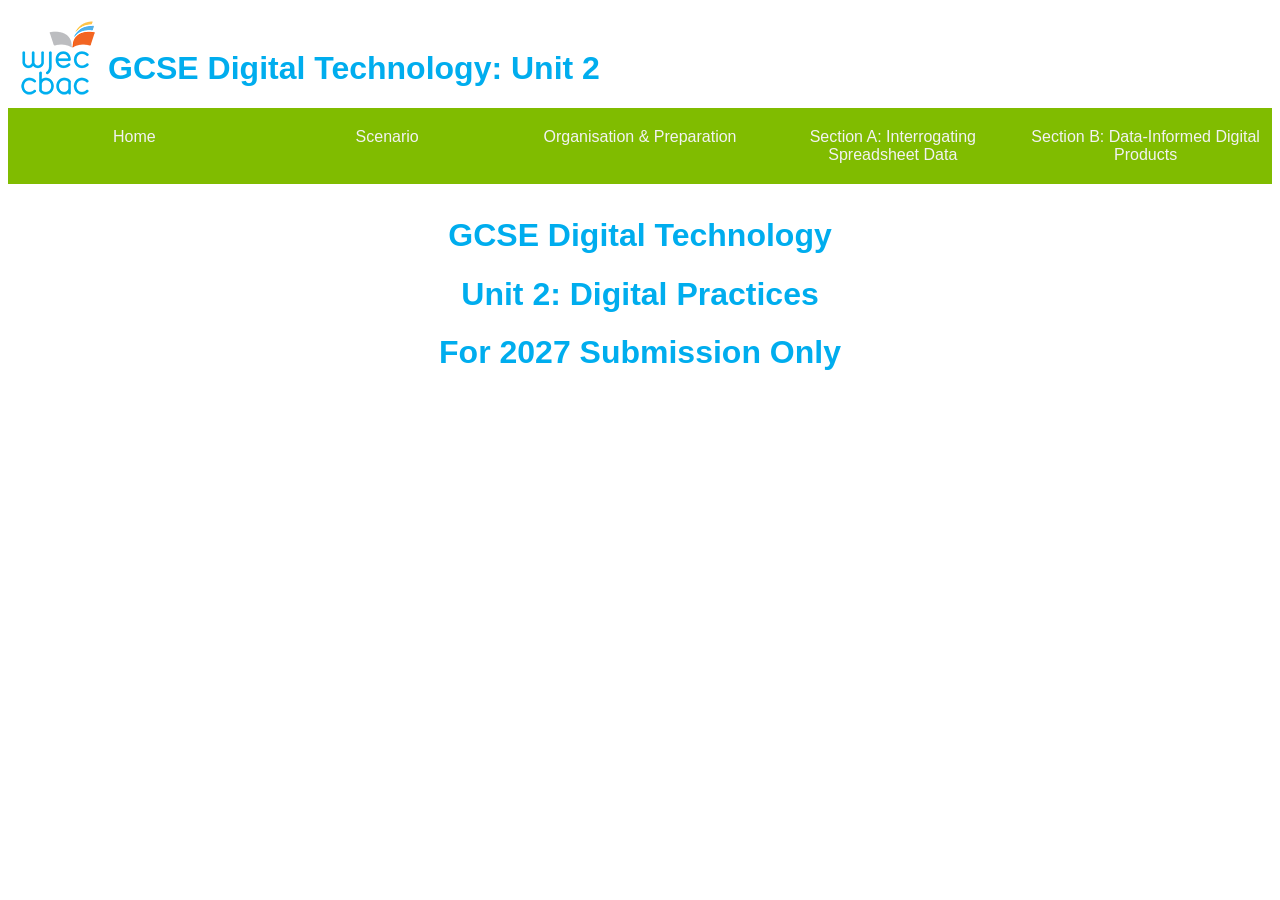
<file: 2527/U2 - NEA/index.html>
<!DOCTYPE html>
<html>
	<head>
		<title>Digital Technology: Unit 2</title>
		<style>
		/* ############################################# */
		/*			Body Style							 */
		/* ############################################# */		
		/* Style the Body*/
		body {
			font-family: Arial, Helvetica, sans-serif;
		}
		
		/* ############################################# */
		/*			Navbar - Main						 */
		/* ############################################# */		
		/* Style the Navigation bar */
		.navbar {
			width: 100%;
			background-color: #80BC00;
			overflow: auto;
		}

		/* Navigation bar links */
		.navbar a {
			width:20%;
			padding: 20px 0px 20px 0px;
			float: left;
			display: block;
			color: #f2f2f2;
			text-align: center;
			text-decoration: none;
		}

		/* Style the Navigation bar HOVER*/
		.navbar a:hover {
			background-color:#F16522;
			transition: 0.7s;
		}		
		
		/* ############################################# */
		/*			Navbar - Sub						 */
		/* ############################################# */		
		/* Style the Navigation bar */
		.navbarB {
			overflow: hidden ;
			background-color: #F16522;
			width: 100%;
		}

		/* Navigation bar links */
		.navbarB a {
			min-width:33.33%;
			padding: 18px 0px 18px 0px;
			float: left;
			display: block;
			color: #ffffff;
			text-align: center;
			text-decoration: none;
		}

		/* Style the Navigation bar HOVER*/
		.navbarB a:hover {
			background-color:#FDC24E;
			color: black;
			transition: 0.7s;
		}
		

		/* ############################################# */
		/*			Div Contents & sub-contents			 */
		/* ############################################# */
		/* Page content */
		.content {
			width:100%;
			padding: 12px 0px 12px 0px;
			display: none;
		}

		/* Page subcontent */
		.subcontent {
			width:100%;
			padding: 12px 0px 12px 0px;
			display: none;
		}

		/* Clear floats */
		.clearfix::after {
			content: "";
			clear: both;
			display: table;
		}
		/* H1 algin to middle as Page Title */
		.title {
			display: flex;
			align-items:flex-end;
		}
		
		/* Headings Setup */
		H1 {
			color: #00ADEE;
		}		
		
		H2 {
			background-color:#00ADEE;
			color: white;
			padding: 10px 0px 10px 0px ;
			text-indent: 10px;
		}
		
		h3 {
			background-color:#BBBDBF;
			color: black;
			padding: 5px 0px 5px 0px ;
			text-indent: 10px;
		}		
		/* ############################################# */
		/*			Button Style						 */
		/* ############################################# */		
		.button {
			border: none;
			color: white;
			padding: 15px 32px;
			text-align: center;
			text-decoration: none;
			display: inline-block;
			font-size: 16px;
			margin: 4px 2px;
			cursor: pointer;
			background-color: #04AA6D;
			border-radius: 10px;
		}
		
		.button:hover{
			background-color: #008CBA;
			transition: 0.6s;

		}
	</style>
	</head>
	<body onload="showContent('Home')">

		<div class="title">
			<img src="resources/wjec-logo.png" alt="wjec-logo">
			<span><h1>GCSE Digital Technology: Unit 2</h1></span>
		</div>
		
		<div class="navbar">
		  <a href="#Home" onclick="showContent('Home')">Home</a>
		  <a href="#Scenario" onclick="showContent('Scenario')">Scenario</a>
		  <a href="#Organisation" onclick="showContent('Organisation')">Organisation &amp; Preparation</a>
		  <a href="#SectionA" onclick="showContent('SectionA')">Section A: Interrogating Spreadsheet Data</a>
		  <a href="#SectionB" onclick="showContent('SectionB')">Section B: Data-Informed Digital Products</a>
		</div>

		<div id="Home" class="content" align="center">
		  <h1>GCSE Digital Technology</h1>
		  <h1>Unit 2: Digital Practices</h1>
		  <h1>For 2027 Submission Only</h1>
		</div>

		<div id="Scenario" class="content">
		  <h1>Scenario &ndash; Visit Cymru</h1>
			<p>Visit Cymru is a national campaign that aims to increase tourism within Wales.&nbsp;It wants to promote all Wales has to offer as a global tourist destination and encourage new visitors to book holidays in Wales.</p>
			<p>Visit Cymru has decided that it would like you to create a three-page website to achieve these aims. The website must contain&nbsp;<strong>either</strong>&nbsp;a small video game&nbsp;<strong>or</strong>&nbsp;an animation.</p>
			<p>Visit Cymru would like you to develop data-informed digital products, and it has carried out a survey to support this.&nbsp;The data from the survey needs to be organised and analysed.&nbsp;The analysis of the data&nbsp;from the survey will&nbsp;enable you to establish the target audience, and some of their likes, to inform the designs of the website and small video game&nbsp;<strong>or</strong>&nbsp;animation.&nbsp;</p>
			<p>It is important that you organise and document your work throughout this project. You will be provided with several files, and you will be instructed on the naming of the files and folders where your work should be saved. It is essential that you keep all the logs up to date as this will be part of your assessment.</p>
		</div>

		<div id="Organisation" class="content">
			<h1>Organisation &amp; Preparation</h1>
			<p>Your work must be clearly organised to allow accurate assessment.</p>
			<p>Throughout the project you will be instructed to save your files in certain folders, with specific names and in specific formats.<br /> <br /> You can download the following resources from the button:<br /> &nbsp; &nbsp; &nbsp; &nbsp; &bull; &nbsp; &nbsp;Analysis log framework<br /> &nbsp; &nbsp; &nbsp; &nbsp; &bull; &nbsp; &nbsp;Data1.txt file<br /> &nbsp; &nbsp; &nbsp; &nbsp; &bull; &nbsp; &nbsp;Development log framework<br /> &nbsp; &nbsp; &nbsp; &nbsp; &bull; &nbsp; &nbsp;Assets log framework<br /> <br /> You must create the following folders:</p>
			<p>Candidate Reference (In this format: &lsquo;Centre Number_Candidate Number&rsquo; for example &lsquo;58001_1234&rsquo;)</p>
			<ul>
				<li>Website</li>
				<li>Assets</li>
				<li>Game&nbsp;<strong>or</strong>Animation</li>
				<li>Evidence</li>
			</ul>
			<p>The&nbsp;<strong>Website&nbsp;</strong>folder should contain:</p>
			<ul>
				<li>HTML pages</li>
				<li>an Assets folder</li>
				<li>a Game <strong>or</strong> Animation folder containing an executable file (only).</li>
				<li>an&nbsp;Evidence&nbsp;folder that contains:
					<ul>
						<li>completed analysis log</li>
						<li>completed survey spreadsheet</li>
						<li>development log</li>
						<li>assets log</li>
						<li>backup folder containing the original files used to create the executable game or animation including backups showing progression. This digital product must be in a suitable format.</li>
					</ul>
				</li>
			</ul>
			<button class="button" type="button" onclick="window.open('resources/Resources_2027.zip')">Resources</button>
		</div>
		
		<div id="SectionA" class="content">
		  <h1>Section A: Interrogating Spreadsheet Data</h1>
			<H2>Data organisation and analytics [12 marks]</H2>
			<h3>Data Organisation</h3> 
			<p>Visit Cymru has provided a data file: &lsquo;<strong>Data1.txt&rsquo;</strong>.</p>
			<p>You need to import the file into a worksheet and use functions to cleanse the data, ensuring that:&nbsp;</p>
			<ul>
			<li>there are no duplicate records or unnecessary spaces</li>
			<li>blank cells in the &lsquo;Have you visited Wales&rsquo; column are filled with an appropriate response</li>
			<li>&lsquo;Age&rsquo; is rounded up to a whole number</li>
			<li>&lsquo;Game Player Movements&rsquo; are clearly identified in upper case.&nbsp;&nbsp;</li>
			</ul>
			<p>Use the <strong>analysis log</strong> to show your progress, explaining the functions that you have used.</p>

			<h3>Data Analytics</h3>
			<p>The data must now be analysed to identify trends, audience and needs.<br /> <br /> Copy the cleansed data from the first worksheet into <strong>another</strong> worksheet.<br /> </p>
			<p>Continue to use the <strong>analysis log</strong> to show your progress.<br /> </p>
			<p>Visit Cymru requires you to:</p>
			<ul>
			<li>sort the data in descending order by the rounded age</li>
			<li>use a minimum of five different functions to create a table analysing average length of a holiday</li>
			<li>show an analysis by gender assigned at birth</li>
			<li>use a different numerical representation to analyse the area of Wales most likely to be visited</li>
			<li>use a different (non-number in cell) representation to analyse the type of holiday the respondents prefer</li>
			<li>produce two suitable charts from your analysis justifying the choices you have made in your&nbsp;analysis log. &nbsp; &nbsp;</li>
			</ul>
			<p>&nbsp; &nbsp; &nbsp; &nbsp; &nbsp; &nbsp; &nbsp;&nbsp;&nbsp; &nbsp;&nbsp;&nbsp;&nbsp;&nbsp;&nbsp;&nbsp;&nbsp;&nbsp;&nbsp;&nbsp;&nbsp;&nbsp; <br /> <br /> Create another new worksheet:</p>
			<ul>
			<li>Carry out two further relevant investigations using the advanced techniques of what-if analysis and pivot tables</li>
			<li>Make a note in your <strong>analysis log</strong> explaining:
			<ul>
			<li>what you investigated and why</li>
			<li>which features of the software you used</li>
			<li>what you found</li>
			</ul>
			</li>
			</ul>
			<p><strong>Save the analysis log as&nbsp;<em>Completed Analysis Log</em>&nbsp;in the Evidence folder. </strong></p>
			<p><strong>Save the completed spreadsheet as&nbsp;<em>Completed Survey Spreadsheet</em>&nbsp;in the Evidence folder.</strong></p>
		</div>

		<div id="SectionB" class="content">
			<div class="navbarB">
			  <a href="#SectionB-Planning" onclick="showSubContent('SectionBPlanning')">Section B: Planning</a>
			  <a href="#SectionB-Developing" onclick="showSubContent('SectionBDeveloping')">Section B: Developing</a>
			  <a href="#SectionB-TestAndEval" onclick="showSubContent('SectionBTestAndEval')">Section B: Testing &amp; Evaluation</a>
			</div>
			
			<h1>Section B: Data-Informed Digital Products</h1>
			<p>You must complete Section A &ndash; interrogating spreadsheet data before you start developing the website. You will need to decide, based on the data analysis, whether you choose to develop&nbsp;<strong>either</strong>&nbsp;a game&nbsp;<strong>or</strong>&nbsp;an animation.</p>			
		  
			<div id="SectionBPlanning" class="subcontent">
				<h2>Planning Website [11 marks]</h2>
				<ul>
					<li>Your website must consist of&nbsp;<strong>at least three</strong>&nbsp;pages.</li>
					<li>Any images that you include in the site must be documented in the&nbsp;<strong>assets</strong><strong> log</strong>.</li>
					<li>The website should contain no horizontal scrolling.</li>
					<li>The website must include accessibility features.</li>
					<li>One page must contain&nbsp;<strong>either</strong>&nbsp;the game&nbsp;<strong>or</strong>&nbsp;the animation.</li>
					<li>One page must contain links to all the documents in the&nbsp;<strong>Evidence </strong>folder.</li>
				</ul>
				
				<h3>Website Outline Designs</h3>
				<p>Note the target audience and your choice of&nbsp;<strong>either</strong>&nbsp;game&nbsp;<strong>or</strong>&nbsp;an animation in your&nbsp;<strong>development</strong>&nbsp;<strong>log</strong>.</p>
				<p>Produce outline designs sketches / wireframes of the website that consider the analysis of the data and feedback you have gathered from test users.</p>
				<p>Remember to save your work regularly and keep your&nbsp;<strong>development</strong>&nbsp;<strong>log</strong>&nbsp;up to date.<br /> </p>


				<h3>Detailed Website Design</h3>
				<p>Produce comprehensive designs based on the chosen sketches / wireframes.</p>
				<p>Throughout the design process you should obtain feedback from test users.</p>
				<p>Remember to save your work regularly and keep your&nbsp;<strong>development</strong>&nbsp;<strong>log</strong>&nbsp;up to date.</p>
				<p>You must also create designs for&nbsp;<strong>either</strong>&nbsp;the game&nbsp;<strong>or</strong>&nbsp;the animation.</p>
				
				<h2>Planning - Animation [7 marks]</h2>
				<ul>
					<li>The animation should be between 20 and 30 seconds long.</li>
					<li>The animation must include an original cartoon character.</li>
					<li>You should include sound in your animation. You can choose music, voiceover, incidental noise or any combination of these. At least one sound must be original.</li>
					<li>The animation must include different scenes. The user should be able to navigate around these different scenes, for example pause, forward, replay.</li>
				</ul>
				<p>Include detailed storyboards with timings to outline your ideas for the animation.</p>
				<p>Remember to save your work regularly and keep your&nbsp;<strong>development</strong><strong>log</strong>up to date.</p>
				
				<h2>Planning - Game [7 marks]</h2>
				<ul>
					<li>The game should have multiple different playable levels (rooms).</li>
					<li>The game must include an original character.</li>
					<li>The game must have an objective and a scoring system.</li>
					<li>You should include sound effects in your game appropriate to the action.</li>
				</ul>
				<p>Include detailed storyboards for each level to outline your ideas for the game.</p>
				<p>Remember to save your work regularly and keep your&nbsp;<strong>development</strong><strong>log</strong> up to date.</p>
	
			</div>

			<div id="SectionBDeveloping" class="subcontent">
				<h2>Developing digital products &ndash; assets [10 marks]</h2>
					<p>Develop the content for&nbsp;<strong>either</strong>&nbsp;your game&nbsp;<strong>or</strong>&nbsp;animation according to the designs you created earlier. Ensure that you have a variety of content that is matched to your purpose. Remember to update your <strong>assets log</strong> detailing any issues you have faced, the tools you have used and any copyright implications.</p>
				
				<h2>Developing digital products &ndash; website [15 marks]</h2>
					<p>Create a professional website according to your earlier design. Ensure that you obtain feedback that you critically evaluate and act upon where necessary.</p>
					<p><strong>In your development log</strong>,&nbsp;detail how the website meets your design criteria and describe any issues that you encountered and how they were overcome.</p>

				<h2>Developing Digital Products &ndash; Game or Animation [15 marks]</h2>
					<p>Create&nbsp;<strong>either</strong>&nbsp;your game&nbsp;<strong>or</strong>&nbsp;your animation according to your earlier design. Ensure that you obtain feedback. Critically evaluate the feedback and act upon it where necessary.</p>
					<p>In your development log, detail how <strong>either</strong> your game <strong>or</strong> your animation meets your design criteria and describe any issues that you encountered and how they were overcome.</p>
					<p>Before you can deliver your digital products, you must carry out some final checks.</p>
				
			</div>
			
			<div id="SectionBTestAndEval" class="subcontent">
				<h2>Section B: Data-Informed Digital Products - Testing &amp; Evaluation</h2>
				
				<h3>Testing completed products [5 marks]</h3>
					<p>Create and implement a comprehensive test plan that assesses the functionality of all the digital products you have created. In your <strong>development log</strong> document all the testing outcomes detailing where tests have succeeded or failed. Document any changes you make to your products as a result of the testing.</p>
				
				<h3>Evaluating completed products [5 marks]</h3>
					<p>Obtain feedback in the context of the target audience for your digital products.</p>
					<p>In your <strong>development log</strong> write a report detailing how your digital products have met the aims and objectives and how the target audience feedback supports your findings.</p>
					<p>The report should clearly identify the potential for further improvements.</p>
			</div>
			
		</div>


		<script>
			// Function to show the content
			function showContent(id) {
			  // Hide all elements with class="content"
			  var contents = document.getElementsByClassName('content');
			  for (var i = 0; i < contents.length; i++) {
				contents[i].style.display = 'none';
				document.title = "Digital Technology Unit 2: "+ id;
			  }
			  // Show the specific tab content
			  document.getElementById(id).style.display = 'block';
			}
			
			function showSubContent(id) {
			  // Hide all elements with class="subcontent"
			  var contents = document.getElementsByClassName('subcontent');
			for (var i = 0; i < contents.length; i++) {
				contents[i].style.display = 'none';
				document.title = "Digital Technology Unit 2: "+ id;
			  }
			  // Show the specific tab content
			  document.getElementById(id).style.display = 'block';
			}
		</script>

	</body>
</html>
</file>
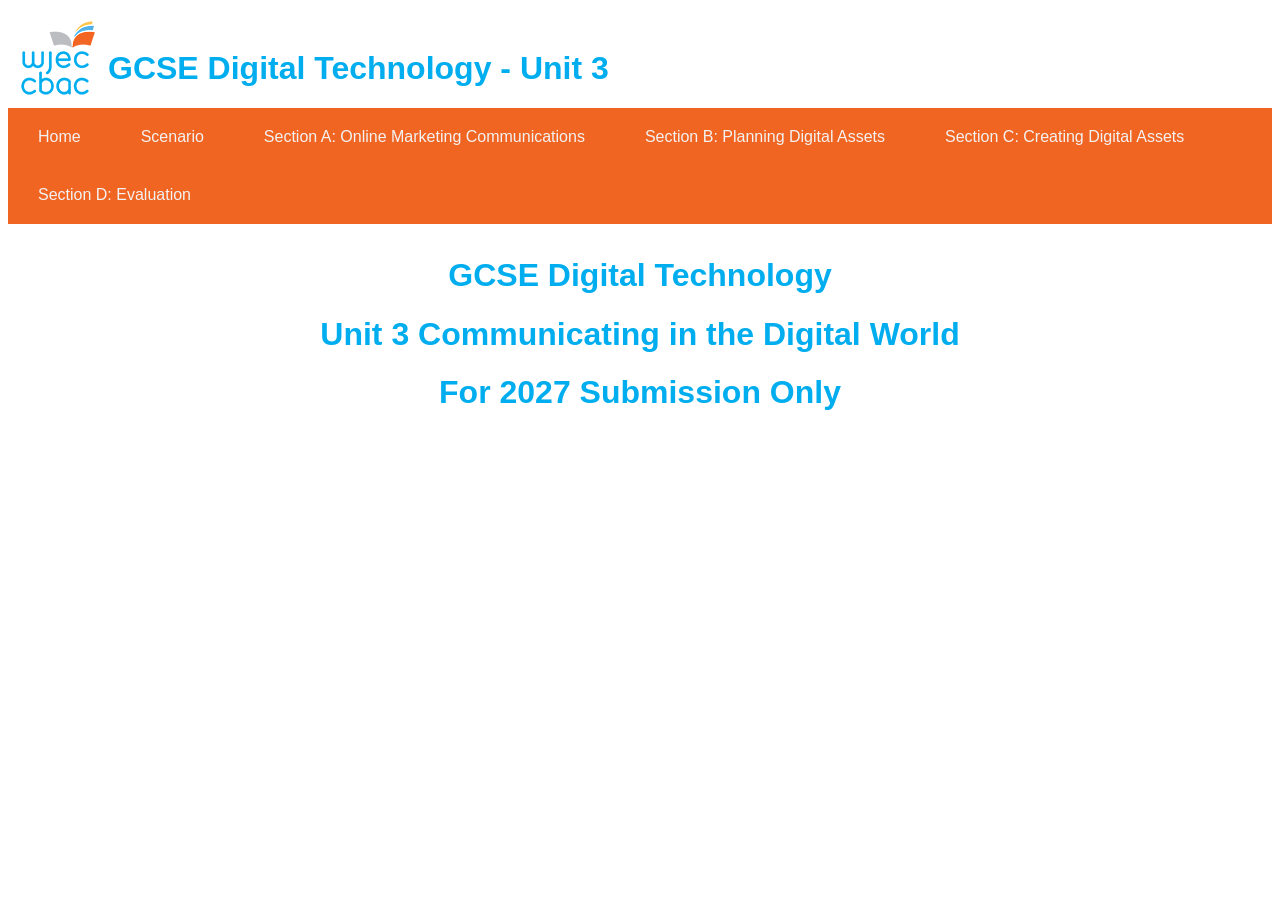
<file: 2527/U3 - NEA/index.html>
<!DOCTYPE html>
<html>
	<head>
		<title>Digital Technology Unit 3</title>
		<style>
		/* ############################################# */
		/*			Body Style							 */
		/* ############################################# */		
		/* Style the Body*/
		body {
			font-family: Arial, Helvetica, sans-serif;
		}
		
		/* ############################################# */
		/*			Navbar - Main						 */
		/* ############################################# */		
		/* Style the Navigation bar */
		.navbar {
			width: 100%;
			background-color: #F16522;
			overflow: auto;
		}

		/* Navigation bar links */
		.navbar a {
			
			padding: 20px 30px 20px 30px;
			float: left;
			display: block;
			color: #f2f2f2;
			text-align: center;
			text-decoration: none;
		}

		/* Style the Navigation bar HOVER*/
		.navbar a:hover {
			background-color:#80BC00;
			transition: 0.7s;
		}		
		
		/* ############################################# */
		/*			Navbar - Sub						 */
		/* ############################################# */		
		/* Style the Navigation bar */
		.navbarB {
			overflow: hidden ;
			background-color: #F16522;
			width: 100%;
		}

		/* Navigation bar links */
		.navbarB a {
			min-width:33.33%;
			padding: 18px 0px 18px 0px;
			float: left;
			display: block;
			color: #ffffff;
			text-align: center;
			text-decoration: none;
		}

		/* Style the Navigation bar HOVER*/
		.navbarB a:hover {
			background-color:#FDC24E;
			color: black;
			transition: 0.7s;
		}
		

		/* ############################################# */
		/*			Div Contents & sub-contents			 */
		/* ############################################# */
		/* Page content */
		.content {
			width:100%;
			padding: 12px 0px 12px 0px;
			display: none;
		}

		/* Page subcontent */
		.subcontent {
			width:100%;
			padding: 12px 0px 12px 0px;
			display: none;
		}

		/* Clear floats */
		.clearfix::after {
			content: "";
			clear: both;
			display: table;
		}
		/* H1 algin to middle as Page Title */
		.title {
			display: flex;
			align-items:flex-end;
		}
		
		/* Headings Setup */
		H1 {
			color: #00ADEE;
		}		
		
		H2 {
			background-color:#00ADEE;
			color: white;
			padding: 10px 0px 10px 0px ;
			text-indent: 10px;
		}
		
		h3 {
			background-color:#BBBDBF;
			color: black;
			padding: 5px 0px 5px 0px ;
			text-indent: 10px;
		}		
		/* ############################################# */
		/*			Button Style						 */
		/* ############################################# */		
		.button {
			border: none;
			color: white;
			padding: 15px 32px;
			text-align: center;
			text-decoration: none;
			display: inline-block;
			font-size: 16px;
			margin: 4px 2px;
			cursor: pointer;
			background-color: #04AA6D;
			border-radius: 10px;
		}
		
		.button:hover{
			background-color: #008CBA;
			transition: 0.6s;

		}
	</style>
	</head>
	<body onload="showContent('Home')">
		<div class="title">
			<img src="resources/wjec-logo.png" alt="wjec-logo">
			<span><h1>GCSE Digital Technology - Unit 3</h1></span>
		</div>
		
		<div class="navbar">
		  <a href="#Home" onclick="showContent('Home')">Home</a>
		  <a href="#Scenario" onclick="showContent('Scenario')">Scenario</a>
		  <a href="#SectionA" onclick="showContent('SectionA')">Section A: Online Marketing Communications</a>
		  <a href="#SectionB" onclick="showContent('SectionB')">Section B: Planning Digital Assets</a>
		  <a href="#SectionC" onclick="showContent('SectionC')">Section C: Creating Digital Assets</a>
		  <a href="#SectionD" onclick="showContent('SectionD')">Section D: Evaluation</a>
		</div>

		<div id="Home" class="content" align="center">
		  <h1>GCSE Digital Technology</h1>
		  <h1>Unit 3 Communicating in the Digital World</h1>
		  <h1>For 2027 Submission Only</h1>
		</div>

		<div id="Scenario" class="content">
			<h1>Scenario: Come to Cymru!</h1>
				<p>Glynbwl is an advertising company that specialises in digital marketing on social media. The company has seen the rise in the use of videos on the following social media platforms: Snapchat, Facebook, Instagram and X (Twitter) and would like you to make a video that will promote its new client.&nbsp;</p>
				<p>Glynbwl has been tasked with getting more people from outside the UK to come to Wales. The client would like you to ensure that your advertisement includes information about the majority of the following:</p>
				<ul>
					<li>The Welsh language</li>
					<li>Welsh heritage sites</li>
					<li>Welsh history</li>
					<li>Welsh beaches</li>
					<li>Welsh mountains</li>
					<li>Welsh music</li>
					<li>Welsh sport</li>
				</ul>
				<p>The brief is to create a social media advertisement that will attract as many people as possible to &ldquo;Come to Cymru!&rdquo;.</p>	
			<h1>Task organisation</h1>
				<p>Your work must be organised effectively. Throughout the task you will be instructed to save your files in certain folders with specified names and in specific formats.&nbsp;&nbsp;You must keep a refinement log of your work detailing every hour you complete.</p>
		</div>

		<div id="SectionA" class="content">
			<h1>Section A: Online Marketing Communications</h1>
				<h2>Proposal</h2>
				<p>Create a planning document that explains:</p>
				<h2>Forms of online marketing communications [9 marks]</h2>
				<ul>
					<li>the importance of demographics (groups of people) in social media</li>
					<li>a range of different forms of digital marketing and how they relate to different types of social media</li>
					<li>a description of the characteristics and features of a range of different forms of social media.</li>
				</ul>
				<h2>Impact of online marketing communications [6 marks]</h2>
				<ul>
					<li>the benefits, opportunities and risks of online marketing in general, and how these apply in relation to the campaign scenario.</li>
				</ul>
				<p>Your work may be presented using any method you choose such as, but not limited to, text, annotated images or graphics.</p>
				<p>This work <strong>must</strong> be saved in PDF in a file named <strong><em>Online_Marketing.pdf</em></strong> in a folder named <strong><em>Planning</em></strong>.</p>

		</div>

		<div id="SectionB" class="content">
			<h1>Section B: Planning Digital Assets</h1>
				<p>Using your work saved in your Online Marketing file, <strong><em>Online_Marketing.pdf</em></strong>, as a reference, you <strong>must</strong> now write your proposal for the &ldquo;Come to Cymru!&rdquo; campaign.</p>
				<h2>Planning digital communications (analysis of audience needs) &nbsp;[6 marks]</h2>
				<ul>
					<li>analysing the given scenario, identifying where your digital asset would be useful and creating a list of measurable objectives for your specific campaign in terms of the audience you will be targeting.</li>
				</ul>
			<h2>Planning digital communications (plan digital asset) &nbsp;[9 marks]</h2>
				<ul>
					<li>designing a video advertisement that meets the needs of the chosen audience and marketing strategy</li>
					<li>defining a marketing campaign that has a clear purpose, target audience and house style</li>
				</ul>
				<p>Your work may be presented using any method you choose such as, but not limited to, text, annotated images or graphics.</p>
				<p>This work <strong>must</strong> be saved in PDF in a file named <strong><em>Design.pdf</em></strong> in a folder named <strong><em>Planning</em></strong>.</p>
		</div>

		<div id="SectionC" class="content">
		  <h1>Section C: Creating Digital Assets</h1>
			<h2>Creating digital assets [25 marks]</h2>
			<p>Using appropriate software or apps, make a video advertisement that meets the needs of the demographic, the marketing strategy and your measurable objectives.&nbsp;</p>
			<p>The video advertisement must be unique and contain some original material. However, it can include existing assets, for example music, still images, video, etc. as appropriate.</p>
			<p>You <strong>must</strong> maintain a refinement log detailing any issues that you came across and how these were overcome.</p>
			<p>You <strong>must</strong> save your final file as <strong><em>Digital_Asset_Final.mp4</em></strong> in a folder named <strong><em>Digital_Asset</em></strong>.</p>
			<p>You <strong>must</strong> include your project files in an Adobe-based format in the same folder.</p>
		</div>

		<div id="SectionD" class="content">
			<h1>Section D: Evaluation</h1>
				<p>The evaluation <strong>must</strong> include:</p>
				<ul>
					<li>how well the digital asset meets your objectives and strategy by referring to your refinement log</li>
					<li>what the successful features of the digital asset are</li>
					<li>suggestions for future improvements to the digital asset.</li>
				</ul>
				<p>You <strong>must</strong> save your final evaluation as <strong><em>Evaluation.pdf</em></strong> and the refinement log as <strong><em>Refinement_Log.pdf</em></strong> in the folder named <strong><em>Digital_Asset</em></strong>.</p>
		</div>

		<script>
			// Function to show the content
			function showContent(id) {
			  // Hide all elements with class="content"
			  var contents = document.getElementsByClassName('content');
			  for (var i = 0; i < contents.length; i++) {
				contents[i].style.display = 'none';
				document.title = "Digital Technology Unit 3: "+ id;
			  }

			  // Show the specific tab content
			  document.getElementById(id).style.display = 'block';
			}
		</script>

	</body>
</html>
</file>
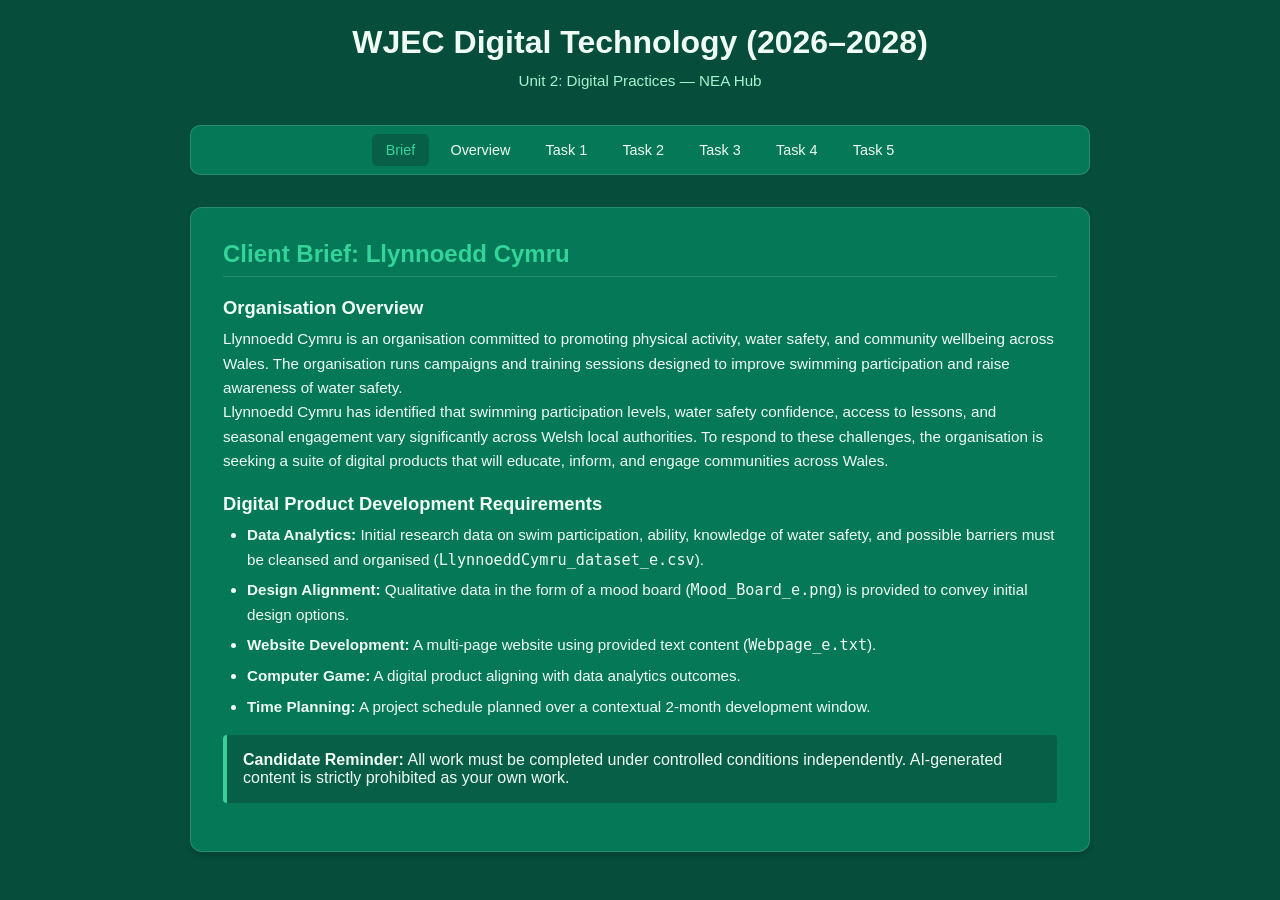
<file: 2628/U2 - NEA/index.html>
<!DOCTYPE html>
<html lang="en">
<head>
    <meta charset="UTF-8">
    <meta name="viewport" content="width=device-width, initial-scale=1.0">
    <title>Brief | Unit 2 NEA 2026-2028</title>
    <link rel="stylesheet" href="styles.css">
</head>
<body>

    <header>
        <h1>WJEC Digital Technology (2026–2028)</h1>
        <p class="subtitle">Unit 2: Digital Practices — NEA Hub</p>
    </header>

    <nav>
        <a href="index.html" class="active">Brief</a>
        <a href="overview.html">Overview</a>
        <a href="task1.html">Task 1</a>
        <a href="task2.html">Task 2</a>
        <a href="task3.html">Task 3</a>
        <a href="task4.html">Task 4</a>
        <a href="task5.html">Task 5</a>
    </nav>

    <main>
        <h2>Client Brief: Llynnoedd Cymru</h2>
        
        <h3>Organisation Overview</h3>
        <p>Llynnoedd Cymru is an organisation committed to promoting physical activity, water safety, and community wellbeing across Wales. The organisation runs campaigns and training sessions designed to improve swimming participation and raise awareness of water safety.</p>
        
        <p>Llynnoedd Cymru has identified that swimming participation levels, water safety confidence, access to lessons, and seasonal engagement vary significantly across Welsh local authorities. To respond to these challenges, the organisation is seeking a suite of digital products that will educate, inform, and engage communities across Wales.</p>

        <h3>Digital Product Development Requirements</h3>
        <ul>
            <li><strong>Data Analytics:</strong> Initial research data on swim participation, ability, knowledge of water safety, and possible barriers must be cleansed and organised (<code>LlynnoeddCymru_dataset_e.csv</code>).</li>
            <li><strong>Design Alignment:</strong> Qualitative data in the form of a mood board (<code>Mood_Board_e.png</code>) is provided to convey initial design options.</li>
            <li><strong>Website Development:</strong> A multi-page website using provided text content (<code>Webpage_e.txt</code>).</li>
            <li><strong>Computer Game:</strong> A digital product aligning with data analytics outcomes.</li>
            <li><strong>Time Planning:</strong> A project schedule planned over a contextual 2-month development window.</li>
        </ul>

        <div class="notice-box">
            <strong>Candidate Reminder:</strong> All work must be completed under controlled conditions independently. AI-generated content is strictly prohibited as your own work.
        </div>
    </main>

</body>
</html>
</file>
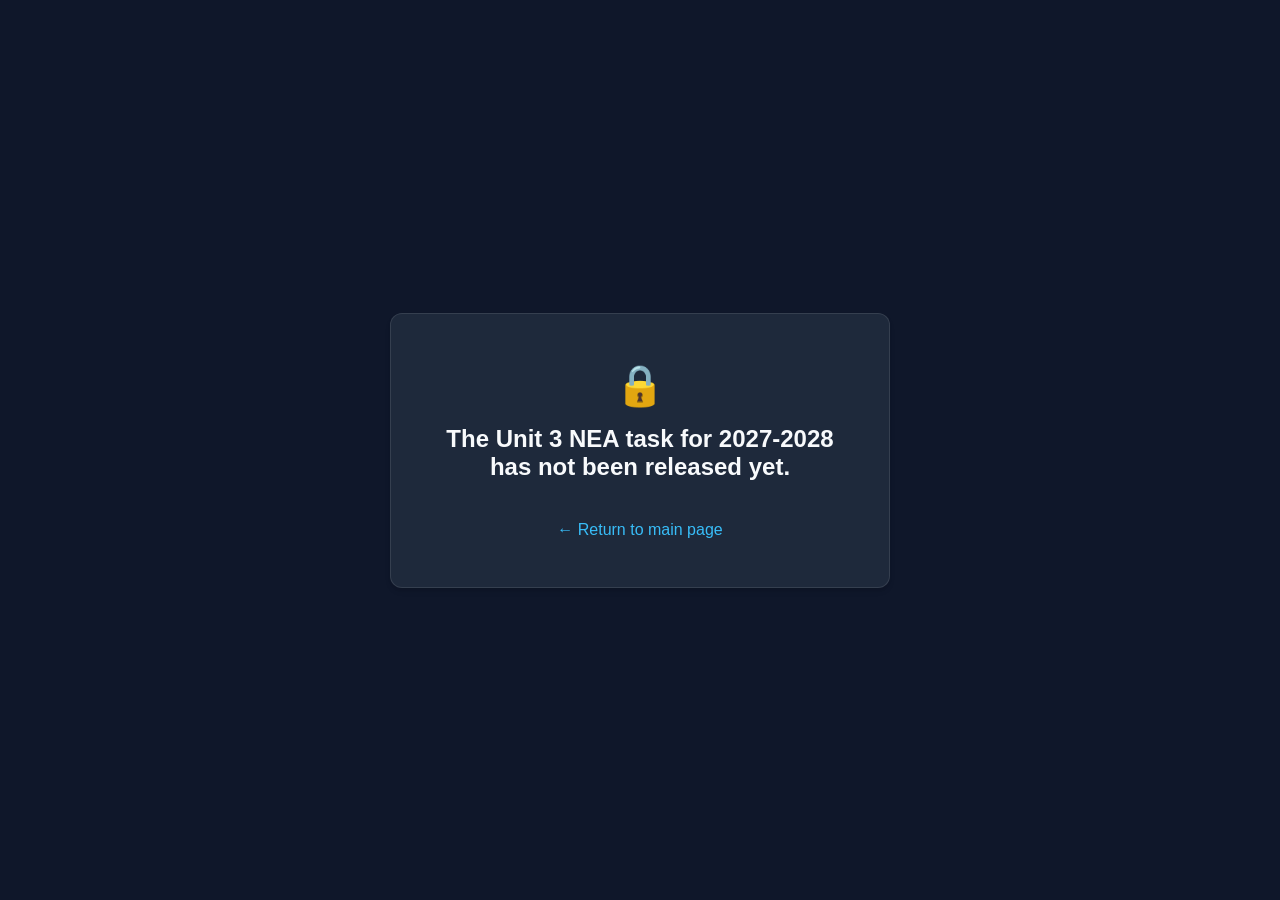
<file: 2628/U3 - NEA/index.html>
<!DOCTYPE html>
<html lang="en">
<head>
    <meta charset="UTF-8">
    <meta name="viewport" content="width=device-width, initial-scale=1.0">
    <title>NEA Task Not Released</title>
    <style>
        :root {
            --bg-color: #0f172a;
            --card-bg: #1e293b;
            --accent-color: #38bdf8;
            --text-main: #f8fafc;
            --text-sub: #94a3b8;
        }

        * {
            box-sizing: border-box;
            margin: 0;
            padding: 0;
        }

        body {
            font-family: -apple-system, BlinkMacSystemFont, "Segoe UI", Roboto, Helvetica, Arial, sans-serif;
            background-color: var(--bg-color);
            color: var(--text-main);
            min-height: 100vh;
            display: flex;
            flex-direction: column;
            justify-content: center;
            align-items: center;
            padding: 2rem 1rem;
        }

        .card {
            background-color: var(--card-bg);
            border: 1px solid rgba(255, 255, 255, 0.1);
            border-radius: 12px;
            padding: 3rem 2rem;
            max-width: 500px;
            width: 100%;
            text-align: center;
            box-shadow: 0 4px 6px -1px rgba(0, 0, 0, 0.1), 0 2px 4px -1px rgba(0, 0, 0, 0.06);
        }

        .icon {
            font-size: 2.5rem;
            margin-bottom: 1rem;
            display: block;
        }

        h1 {
            font-size: 1.5rem;
            font-weight: 600;
            color: var(--text-main);
            margin-bottom: 1.5rem;
        }

        .back-link {
            display: inline-block;
            margin-top: 1rem;
            color: var(--accent-color);
            text-decoration: none;
            font-weight: 500;
            transition: opacity 0.2s;
        }

        .back-link:hover {
            opacity: 0.8;
            text-decoration: underline;
        }
    </style>
</head>
<body>

    <main class="card">
        <span class="icon">🔒</span>
        <h1>The Unit 3 NEA task for 2027-2028 has not been released yet.</h1>
        <a href="../../WJEC-DigiTech-2628.html" class="back-link">&larr; Return to main page</a>
    </main>

</body>
</html>
</file>
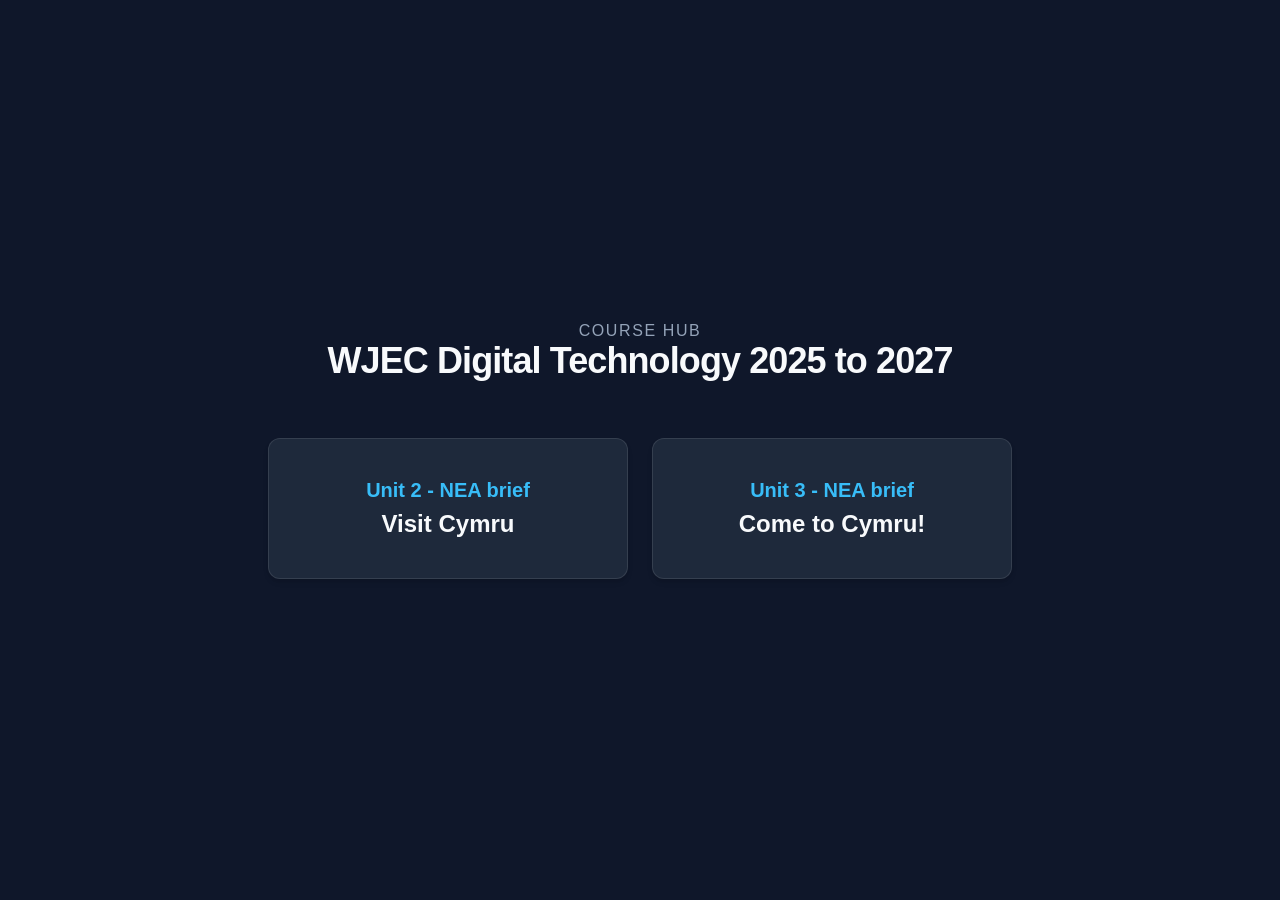
<file: WJEC-DigiTech-2527.html>
<!DOCTYPE html>
<html lang="en">
<head>
    <meta charset="UTF-8">
    <meta name="viewport" content="width=device-width, initial-scale=1.0">
    <title>WJEC Digital Technology 2025 to 2027</title>
    <style>
        :root {
            --bg-color: #0f172a;
            --card-bg: #1e293b;
            --card-hover: #334155;
            --accent-color: #38bdf8;
            --text-main: #f8fafc;
            --text-sub: #94a3b8;
        }

        * {
            box-sizing: border-box;
            margin: 0;
            padding: 0;
        }

        body {
            font-family: -apple-system, BlinkMacSystemFont, "Segoe UI", Roboto, Helvetica, Arial, sans-serif;
            background-color: var(--bg-color);
            color: var(--text-main);
            min-height: 100vh;
            display: flex;
            flex-direction: column;
            justify-content: center;
            align-items: center;
            padding: 2rem 1rem;
        }

        header {
            text-align: center;
            margin-bottom: 3rem;
        }

        h1 {
            font-size: 2.25rem;
            font-weight: 700;
            letter-spacing: -0.025em;
            color: var(--text-main);
            margin-bottom: 0.5rem;
        }

        .subtitle {
            font-size: 1rem;
            color: var(--text-sub);
            text-transform: uppercase;
            letter-spacing: 0.1em;
        }

        .container {
            display: flex;
            gap: 1.5rem;
            max-width: 800px;
            width: 100%;
            justify-content: center;
            flex-wrap: wrap;
        }

        .card {
            background-color: var(--card-bg);
            border: 1px solid rgba(255, 255, 255, 0.1);
            border-radius: 12px;
            padding: 2.5rem 2rem;
            width: 100%;
            max-width: 360px;
            text-decoration: none;
            color: inherit;
            transition: all 0.2s ease-in-out;
            display: flex;
            flex-direction: column;
            align-items: center;
            text-align: center;
            box-shadow: 0 4px 6px -1px rgba(0, 0, 0, 0.1), 0 2px 4px -1px rgba(0, 0, 0, 0.06);
        }

        .card:hover {
            background-color: var(--card-hover);
            transform: translateY(-4px);
            border-color: var(--accent-color);
            box-shadow: 0 10px 15px -3px rgba(56, 189, 248, 0.15);
        }

        .unit-title {
            font-size: 1.25rem;
            font-weight: 600;
            color: var(--accent-color);
            margin-bottom: 0.5rem;
        }

        .unit-subtitle {
            font-size: 1.5rem;
            font-weight: 700;
            color: var(--text-main);
        }

        @media (max-width: 640px) {
            h1 {
                font-size: 1.75rem;
            }
            .container {
                flex-direction: column;
                align-items: center;
            }
        }
    </style>
</head>
<body>

    <header>
        <p class="subtitle">Course Hub</p>
        <h1>WJEC Digital Technology 2025 to 2027</h1>
		
    </header>

    <main class="container">
        <a href="2527/U2 - NEA/index.html" class="card">
            <span class="unit-title">Unit 2 - NEA brief</span>
            <span class="unit-subtitle">Visit Cymru</span>
        </a>

        <a href="2527/U3 - NEA/index.html" class="card">
            <span class="unit-title">Unit 3 - NEA brief</span>
            <span class="unit-subtitle">Come to Cymru!</span>
        </a>
    </main>

</body>
</html>
</file>
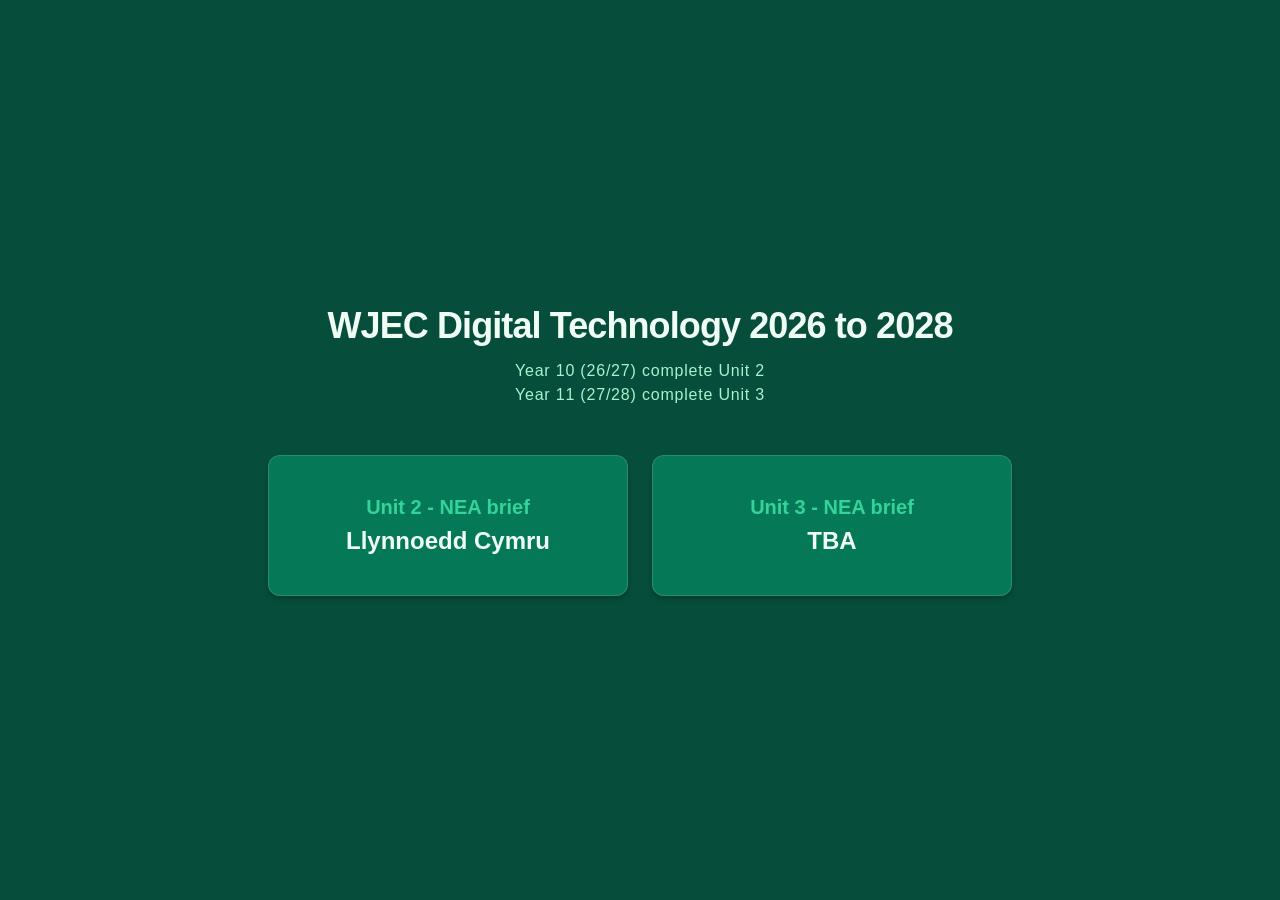
<file: WJEC-DigiTech-2628.html>
<!DOCTYPE html>
<html lang="en">
<head>
    <meta charset="UTF-8">
    <meta name="viewport" content="width=device-width, initial-scale=1.0">
    <title>WJEC Digital Technology 2026 to 2028</title>
    <style>
        :root {
            --bg-color: #064e3b;
            --card-bg: #047857;
            --card-hover: #065f46;
            --accent-color: #34d399;
            --text-main: #f0fdf4;
            --text-sub: #a7f3d0;
        }

        * {
            box-sizing: border-box;
            margin: 0;
            padding: 0;
        }

        body {
            font-family: -apple-system, BlinkMacSystemFont, "Segoe UI", Roboto, Helvetica, Arial, sans-serif;
            background-color: var(--bg-color);
            color: var(--text-main);
            min-height: 100vh;
            display: flex;
            flex-direction: column;
            justify-content: center;
            align-items: center;
            padding: 2rem 1rem;
        }

        header {
            text-align: center;
            margin-bottom: 3rem;
        }

        h1 {
            font-size: 2.25rem;
            font-weight: 700;
            letter-spacing: -0.025em;
            color: var(--text-main);
            margin-bottom: 0.75rem;
        }

        .subtitle {
            font-size: 1rem;
            color: var(--text-sub);
            letter-spacing: 0.05em;
            line-height: 1.5;
        }

        .container {
            display: flex;
            gap: 1.5rem;
            max-width: 800px;
            width: 100%;
            justify-content: center;
            flex-wrap: wrap;
        }

        .card {
            background-color: var(--card-bg);
            border: 1px solid rgba(255, 255, 255, 0.15);
            border-radius: 12px;
            padding: 2.5rem 2rem;
            width: 100%;
            max-width: 360px;
            text-decoration: none;
            color: inherit;
            transition: all 0.2s ease-in-out;
            display: flex;
            flex-direction: column;
            align-items: center;
            text-align: center;
            box-shadow: 0 4px 6px -1px rgba(0, 0, 0, 0.2), 0 2px 4px -1px rgba(0, 0, 0, 0.1);
        }

        .card:hover {
            background-color: var(--card-hover);
            transform: translateY(-4px);
            border-color: var(--accent-color);
            box-shadow: 0 10px 15px -3px rgba(52, 211, 153, 0.25);
        }

        .unit-title {
            font-size: 1.25rem;
            font-weight: 600;
            color: var(--accent-color);
            margin-bottom: 0.5rem;
        }

        .unit-subtitle {
            font-size: 1.5rem;
            font-weight: 700;
            color: var(--text-main);
        }

        @media (max-width: 640px) {
            h1 {
                font-size: 1.75rem;
            }
            .container {
                flex-direction: column;
                align-items: center;
            }
        }
    </style>
</head>
<body>

    <header>
        <h1>WJEC Digital Technology 2026 to 2028</h1>
        <p class="subtitle">
            Year 10 (26/27) complete Unit 2<br>
            Year 11 (27/28) complete Unit 3
        </p>
    </header>

    <main class="container">
        <a href="2628/U2 - NEA/index.html" class="card">
            <span class="unit-title">Unit 2 - NEA brief</span>
            <span class="unit-subtitle">Llynnoedd Cymru</span>
        </a>

        <a href="2628/U3 - NEA/index.html" class="card">
            <span class="unit-title">Unit 3 - NEA brief</span>
            <span class="unit-subtitle">TBA</span>
        </a>
    </main>

</body>
</html>
</file>
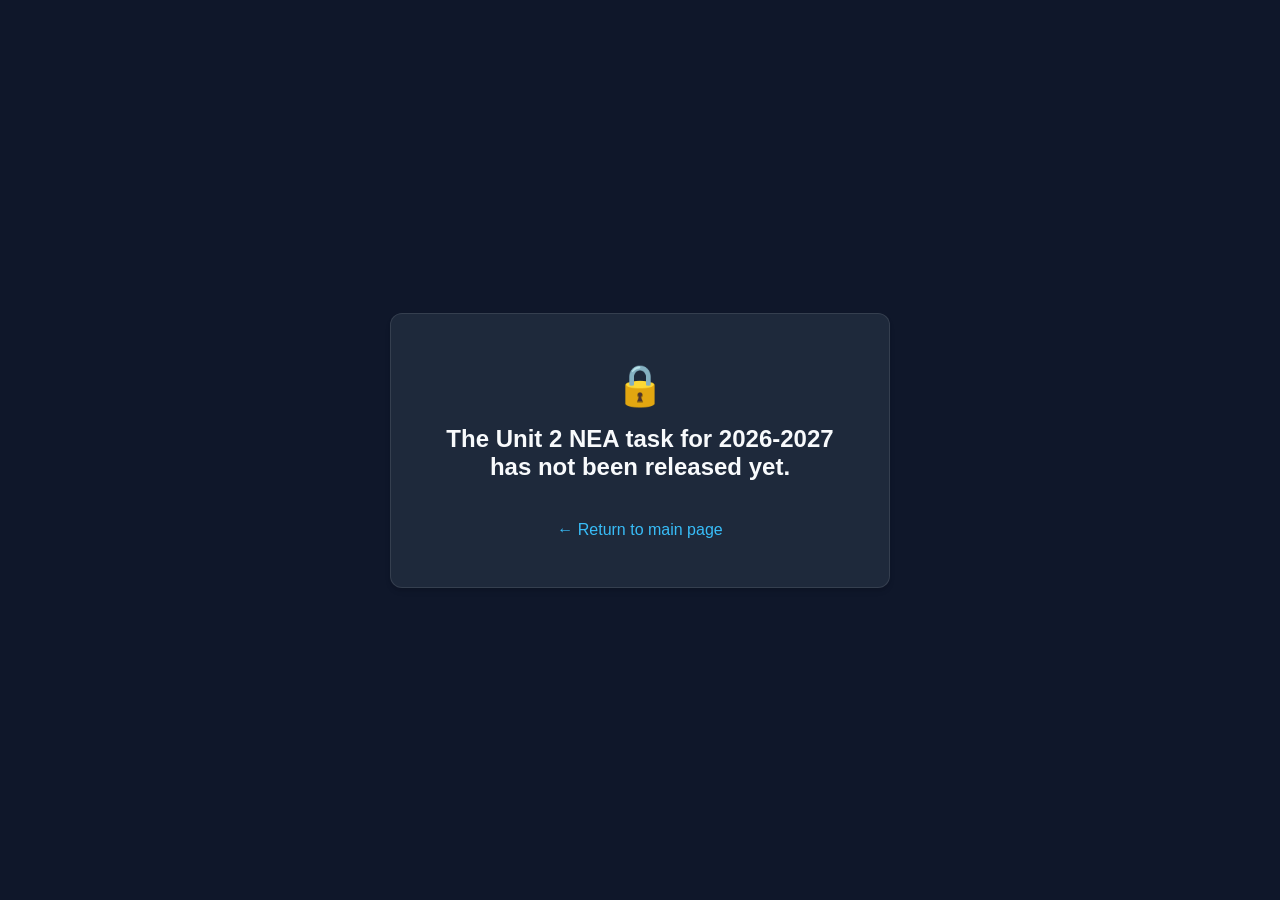
<file: 2628/U2 - NEA/index-TBA.html>
<!DOCTYPE html>
<html lang="en">
<head>
    <meta charset="UTF-8">
    <meta name="viewport" content="width=device-width, initial-scale=1.0">
    <title>NEA Task Not Released</title>
    <style>
        :root {
            --bg-color: #0f172a;
            --card-bg: #1e293b;
            --accent-color: #38bdf8;
            --text-main: #f8fafc;
            --text-sub: #94a3b8;
        }

        * {
            box-sizing: border-box;
            margin: 0;
            padding: 0;
        }

        body {
            font-family: -apple-system, BlinkMacSystemFont, "Segoe UI", Roboto, Helvetica, Arial, sans-serif;
            background-color: var(--bg-color);
            color: var(--text-main);
            min-height: 100vh;
            display: flex;
            flex-direction: column;
            justify-content: center;
            align-items: center;
            padding: 2rem 1rem;
        }

        .card {
            background-color: var(--card-bg);
            border: 1px solid rgba(255, 255, 255, 0.1);
            border-radius: 12px;
            padding: 3rem 2rem;
            max-width: 500px;
            width: 100%;
            text-align: center;
            box-shadow: 0 4px 6px -1px rgba(0, 0, 0, 0.1), 0 2px 4px -1px rgba(0, 0, 0, 0.06);
        }

        .icon {
            font-size: 2.5rem;
            margin-bottom: 1rem;
            display: block;
        }

        h1 {
            font-size: 1.5rem;
            font-weight: 600;
            color: var(--text-main);
            margin-bottom: 1.5rem;
        }

        .back-link {
            display: inline-block;
            margin-top: 1rem;
            color: var(--accent-color);
            text-decoration: none;
            font-weight: 500;
            transition: opacity 0.2s;
        }

        .back-link:hover {
            opacity: 0.8;
            text-decoration: underline;
        }
    </style>
</head>
<body>

    <main class="card">
        <span class="icon">🔒</span>
        <h1>The Unit 2 NEA task for 2026-2027 has not been released yet.</h1>
        <a href="../../WJEC-DigiTech-2628.html" class="back-link">&larr; Return to main page</a>
    </main>

</body>
</html>
</file>
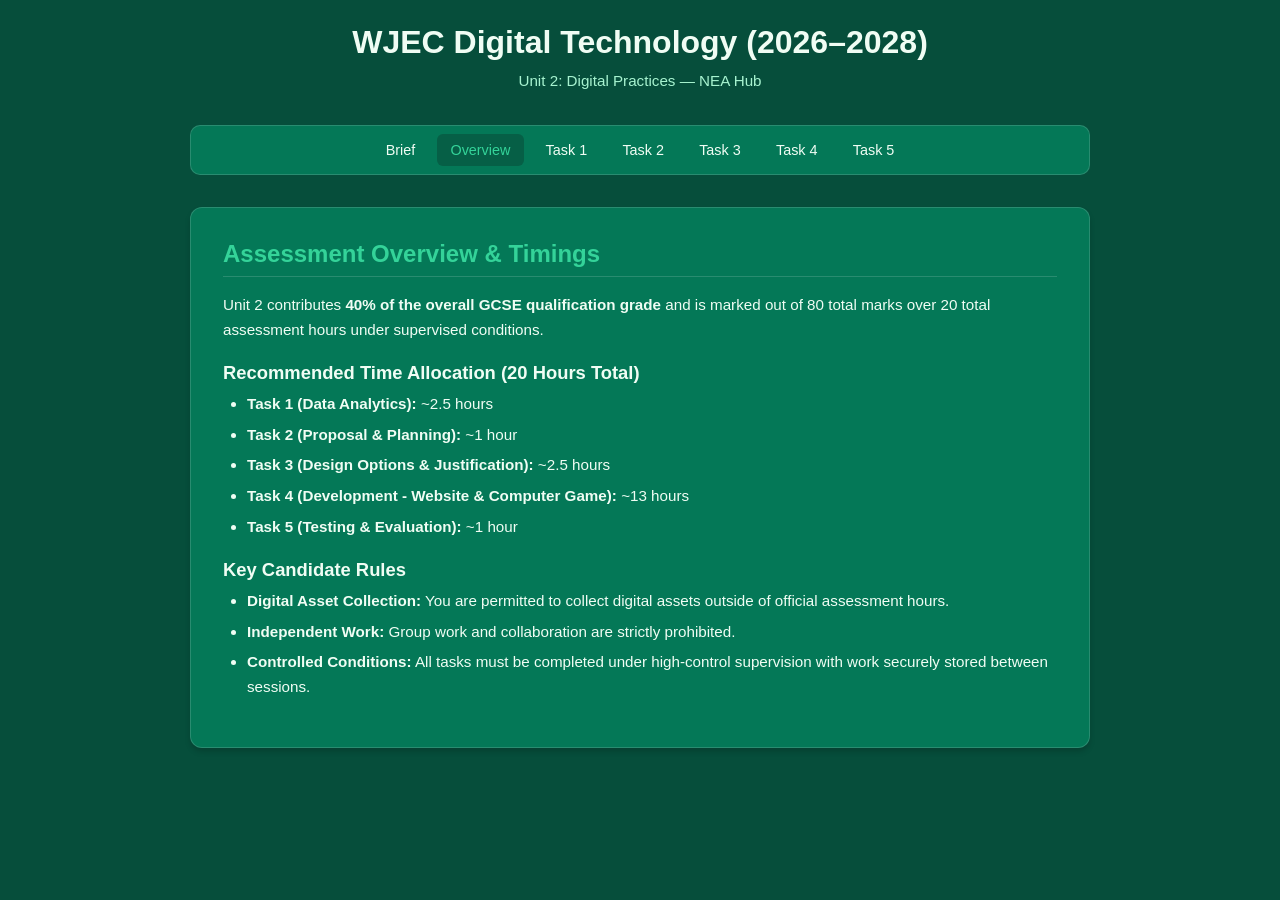
<file: 2628/U2 - NEA/overview.html>
<!DOCTYPE html>
<html lang="en">
<head>
    <meta charset="UTF-8">
    <meta name="viewport" content="width=device-width, initial-scale=1.0">
    <title>Overview | Unit 2 NEA 2026-2028</title>
    <link rel="stylesheet" href="styles.css">
</head>
<body>

    <header>
        <h1>WJEC Digital Technology (2026–2028)</h1>
        <p class="subtitle">Unit 2: Digital Practices — NEA Hub</p>
    </header>

    <nav>
        <a href="index.html">Brief</a>
        <a href="overview.html" class="active">Overview</a>
        <a href="task1.html">Task 1</a>
        <a href="task2.html">Task 2</a>
        <a href="task3.html">Task 3</a>
        <a href="task4.html">Task 4</a>
        <a href="task5.html">Task 5</a>
    </nav>

    <main>
        <h2>Assessment Overview & Timings</h2>
        <p>Unit 2 contributes <strong>40% of the overall GCSE qualification grade</strong> and is marked out of 80 total marks over 20 total assessment hours under supervised conditions.</p>

        <h3>Recommended Time Allocation (20 Hours Total)</h3>
        <ul>
            <li><strong>Task 1 (Data Analytics):</strong> ~2.5 hours</li>
            <li><strong>Task 2 (Proposal & Planning):</strong> ~1 hour</li>
            <li><strong>Task 3 (Design Options & Justification):</strong> ~2.5 hours</li>
            <li><strong>Task 4 (Development - Website & Computer Game):</strong> ~13 hours</li>
            <li><strong>Task 5 (Testing & Evaluation):</strong> ~1 hour</li>
        </ul>

        <h3>Key Candidate Rules</h3>
        <ul>
            <li><strong>Digital Asset Collection:</strong> You are permitted to collect digital assets outside of official assessment hours.</li>
            <li><strong>Independent Work:</strong> Group work and collaboration are strictly prohibited.</li>
            <li><strong>Controlled Conditions:</strong> All tasks must be completed under high-control supervision with work securely stored between sessions.</li>
        </ul>
    </main>

</body>
</html>
</file>
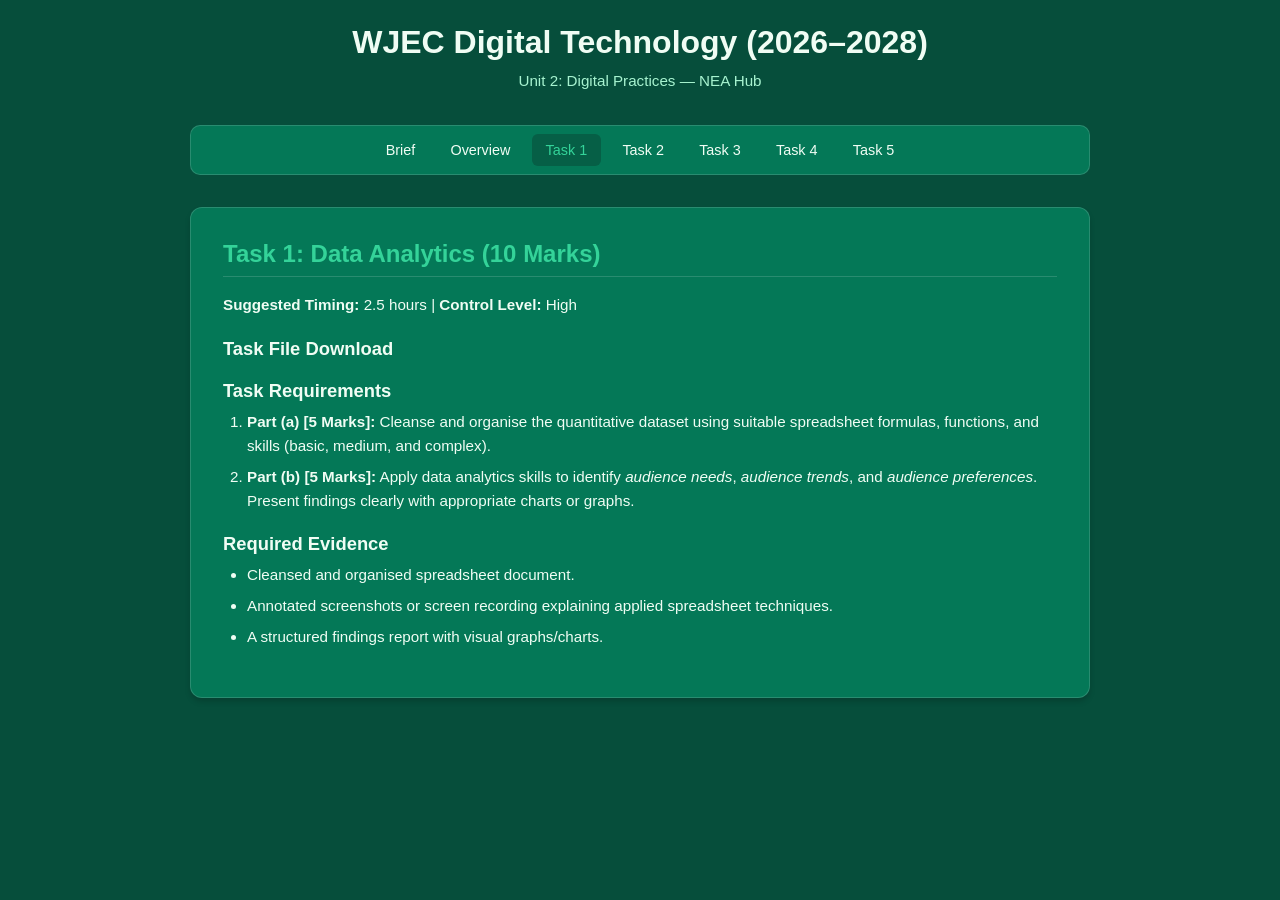
<file: 2628/U2 - NEA/task1.html>
<!DOCTYPE html>
<html lang="en">
<head>
    <meta charset="UTF-8">
    <meta name="viewport" content="width=device-width, initial-scale=1.0">
    <title>Task 1 | Unit 2 NEA 2026-2028</title>
    <link rel="stylesheet" href="styles.css">
</head>
<body>

    <header>
        <h1>WJEC Digital Technology (2026–2028)</h1>
        <p class="subtitle">Unit 2: Digital Practices — NEA Hub</p>
    </header>

    <nav>
        <a href="index.html">Brief</a>
        <a href="overview.html">Overview</a>
        <a href="task1.html" class="active">Task 1</a>
        <a href="task2.html">Task 2</a>
        <a href="task3.html">Task 3</a>
        <a href="task4.html">Task 4</a>
        <a href="task5.html">Task 5</a>
    </nav>

    <main>
        <h2>Task 1: Data Analytics (10 Marks)</h2>
        <p><strong>Suggested Timing:</strong> 2.5 hours | <strong>Control Level:</strong> High</p>

        <h3>Task File Download</h3>
        <!--
        <p>Download the dataset provided by Llynnoedd Cymru to begin your analysis:</p>
        <a href="resources/LlynnoeddCymru_dataset_e.csv" class="download-btn" download>📥 Download LlynnoeddCymru_dataset_e.csv</a>
        -->
        <h3>Task Requirements</h3>
        <ol>
            <li><strong>Part (a) [5 Marks]:</strong> Cleanse and organise the quantitative dataset using suitable spreadsheet formulas, functions, and skills (basic, medium, and complex).</li>
            <li><strong>Part (b) [5 Marks]:</strong> Apply data analytics skills to identify <em>audience needs</em>, <em>audience trends</em>, and <em>audience preferences</em>. Present findings clearly with appropriate charts or graphs.</li>
        </ol>

        <h3>Required Evidence</h3>
        <ul>
            <li>Cleansed and organised spreadsheet document.</li>
            <li>Annotated screenshots or screen recording explaining applied spreadsheet techniques.</li>
            <li>A structured findings report with visual graphs/charts.</li>
        </ul>
    </main>

</body>
</html>
</file>
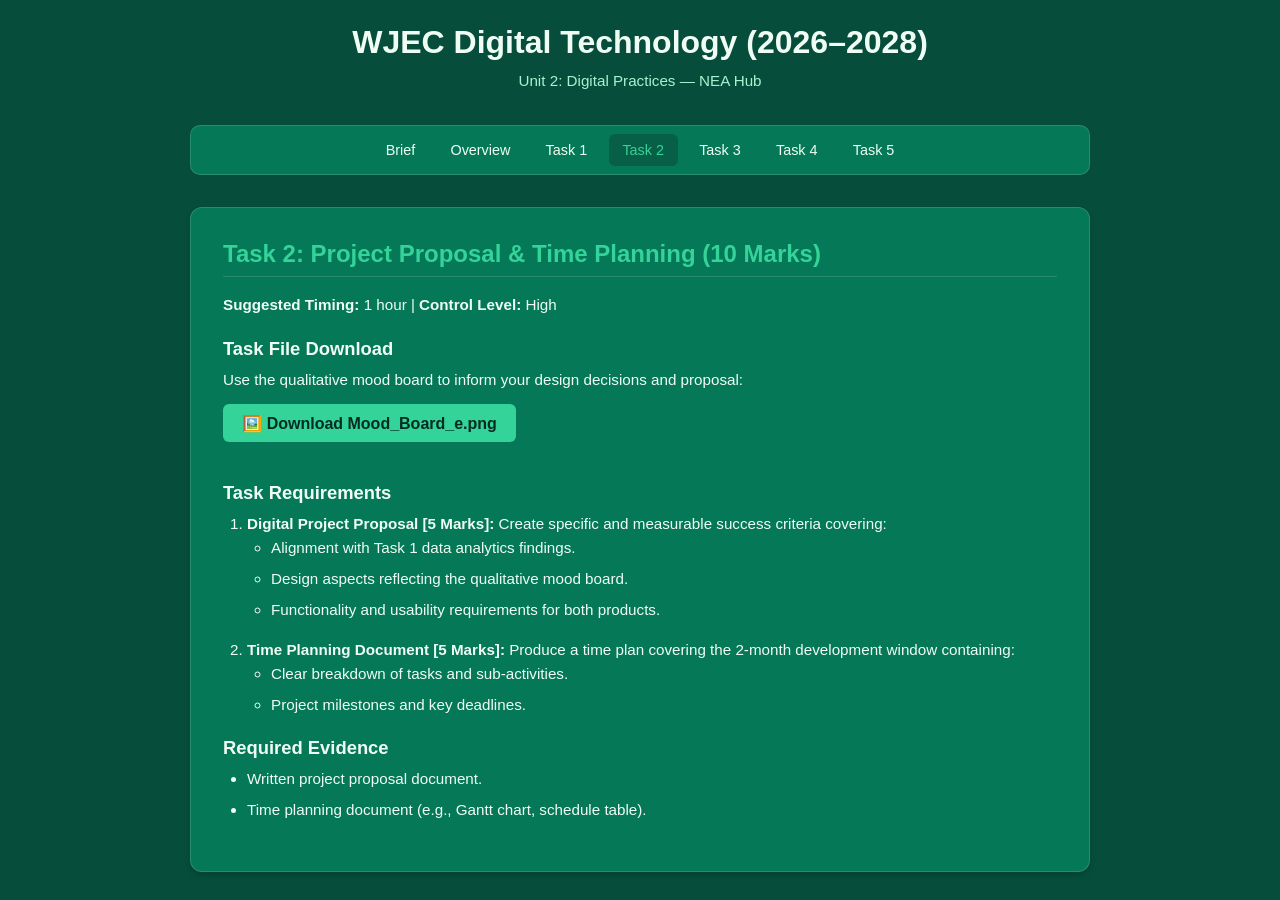
<file: 2628/U2 - NEA/task2.html>
<!DOCTYPE html>
<html lang="en">
<head>
    <meta charset="UTF-8">
    <meta name="viewport" content="width=device-width, initial-scale=1.0">
    <title>Task 2 | Unit 2 NEA 2026-2028</title>
    <link rel="stylesheet" href="styles.css">
</head>
<body>

    <header>
        <h1>WJEC Digital Technology (2026–2028)</h1>
        <p class="subtitle">Unit 2: Digital Practices — NEA Hub</p>
    </header>

    <nav>
        <a href="index.html">Brief</a>
        <a href="overview.html">Overview</a>
        <a href="task1.html">Task 1</a>
        <a href="task2.html" class="active">Task 2</a>
        <a href="task3.html">Task 3</a>
        <a href="task4.html">Task 4</a>
        <a href="task5.html">Task 5</a>
    </nav>

    <main>
        <h2>Task 2: Project Proposal & Time Planning (10 Marks)</h2>
        <p><strong>Suggested Timing:</strong> 1 hour | <strong>Control Level:</strong> High</p>

        <h3>Task File Download</h3>
        <p>Use the qualitative mood board to inform your design decisions and proposal:</p>
        <a href="resources/Mood_Board_e.png" class="download-btn" download>🖼️ Download Mood_Board_e.png</a>

        <h3>Task Requirements</h3>
        <ol>
            <li><strong>Digital Project Proposal [5 Marks]:</strong> Create specific and measurable success criteria covering:
                <ul>
                    <li>Alignment with Task 1 data analytics findings.</li>
                    <li>Design aspects reflecting the qualitative mood board.</li>
                    <li>Functionality and usability requirements for both products.</li>
                </ul>
            </li>
            <li><strong>Time Planning Document [5 Marks]:</strong> Produce a time plan covering the 2-month development window containing:
                <ul>
                    <li>Clear breakdown of tasks and sub-activities.</li>
                    <li>Project milestones and key deadlines.</li>
                </ul>
            </li>
        </ol>

        <h3>Required Evidence</h3>
        <ul>
            <li>Written project proposal document.</li>
            <li>Time planning document (e.g., Gantt chart, schedule table).</li>
        </ul>
    </main>

</body>
</html>
</file>
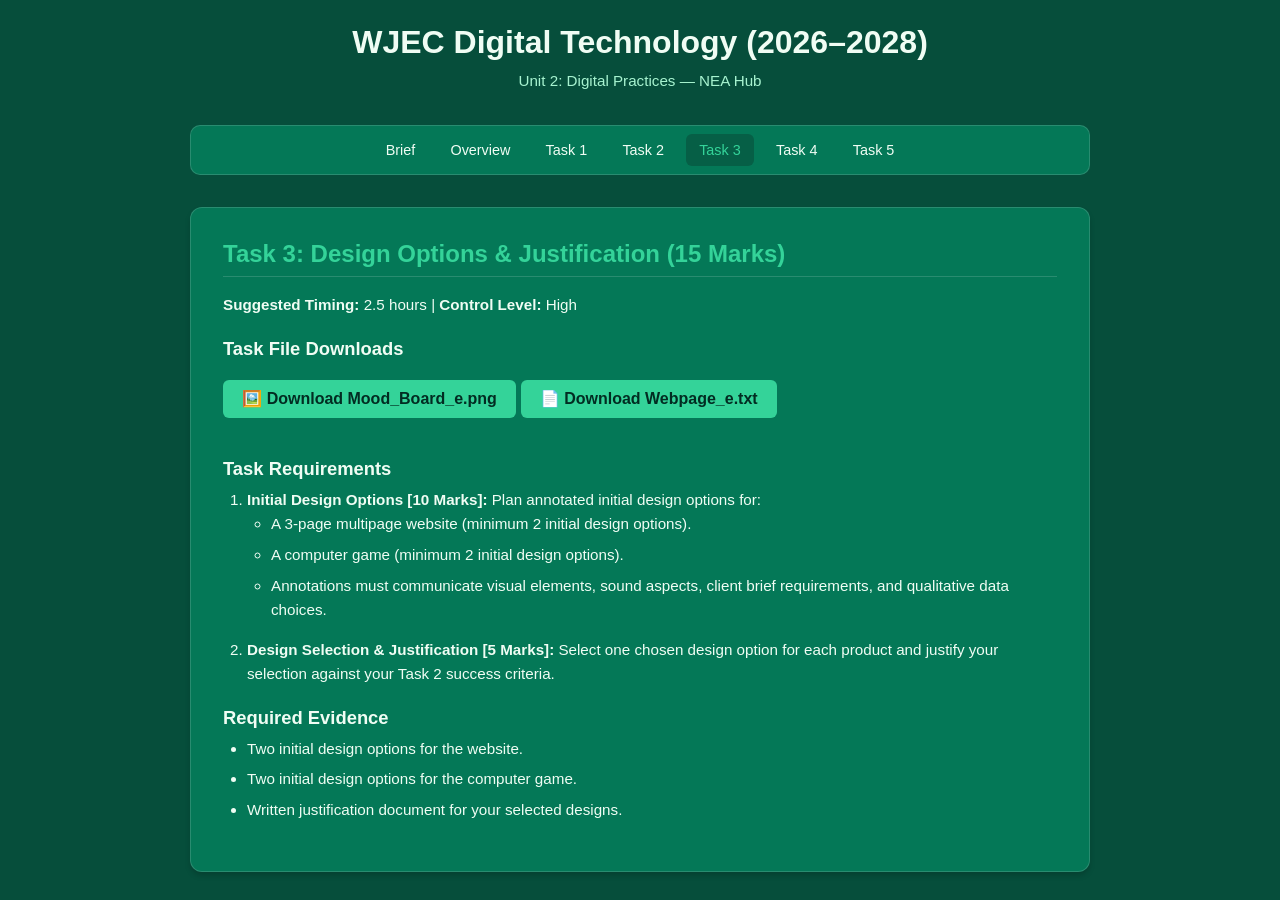
<file: 2628/U2 - NEA/task3.html>
<!DOCTYPE html>
<html lang="en">
<head>
    <meta charset="UTF-8">
    <meta name="viewport" content="width=device-width, initial-scale=1.0">
    <title>Task 3 | Unit 2 NEA 2026-2028</title>
    <link rel="stylesheet" href="styles.css">
</head>
<body>

    <header>
        <h1>WJEC Digital Technology (2026–2028)</h1>
        <p class="subtitle">Unit 2: Digital Practices — NEA Hub</p>
    </header>

    <nav>
        <a href="index.html">Brief</a>
        <a href="overview.html">Overview</a>
        <a href="task1.html">Task 1</a>
        <a href="task2.html">Task 2</a>
        <a href="task3.html" class="active">Task 3</a>
        <a href="task4.html">Task 4</a>
        <a href="task5.html">Task 5</a>
    </nav>

    <main>
        <h2>Task 3: Design Options & Justification (15 Marks)</h2>
        <p><strong>Suggested Timing:</strong> 2.5 hours | <strong>Control Level:</strong> High</p>

        <h3>Task File Downloads</h3>
        <a href="resources/Mood_Board_e.png" class="download-btn" download>🖼️ Download Mood_Board_e.png</a>
        <a href="resources/Webpage_e.txt" class="download-btn" download>📄 Download Webpage_e.txt</a>

        <h3>Task Requirements</h3>
        <ol>
            <li><strong>Initial Design Options [10 Marks]:</strong> Plan annotated initial design options for:
                <ul>
                    <li>A 3-page multipage website (minimum 2 initial design options).</li>
                    <li>A computer game (minimum 2 initial design options).</li>
                    <li>Annotations must communicate visual elements, sound aspects, client brief requirements, and qualitative data choices.</li>
                </ul>
            </li>
            <li><strong>Design Selection & Justification [5 Marks]:</strong> Select one chosen design option for each product and justify your selection against your Task 2 success criteria.</li>
        </ol>

        <h3>Required Evidence</h3>
        <ul>
            <li>Two initial design options for the website.</li>
            <li>Two initial design options for the computer game.</li>
            <li>Written justification document for your selected designs.</li>
        </ul>
    </main>

</body>
</html>
</file>
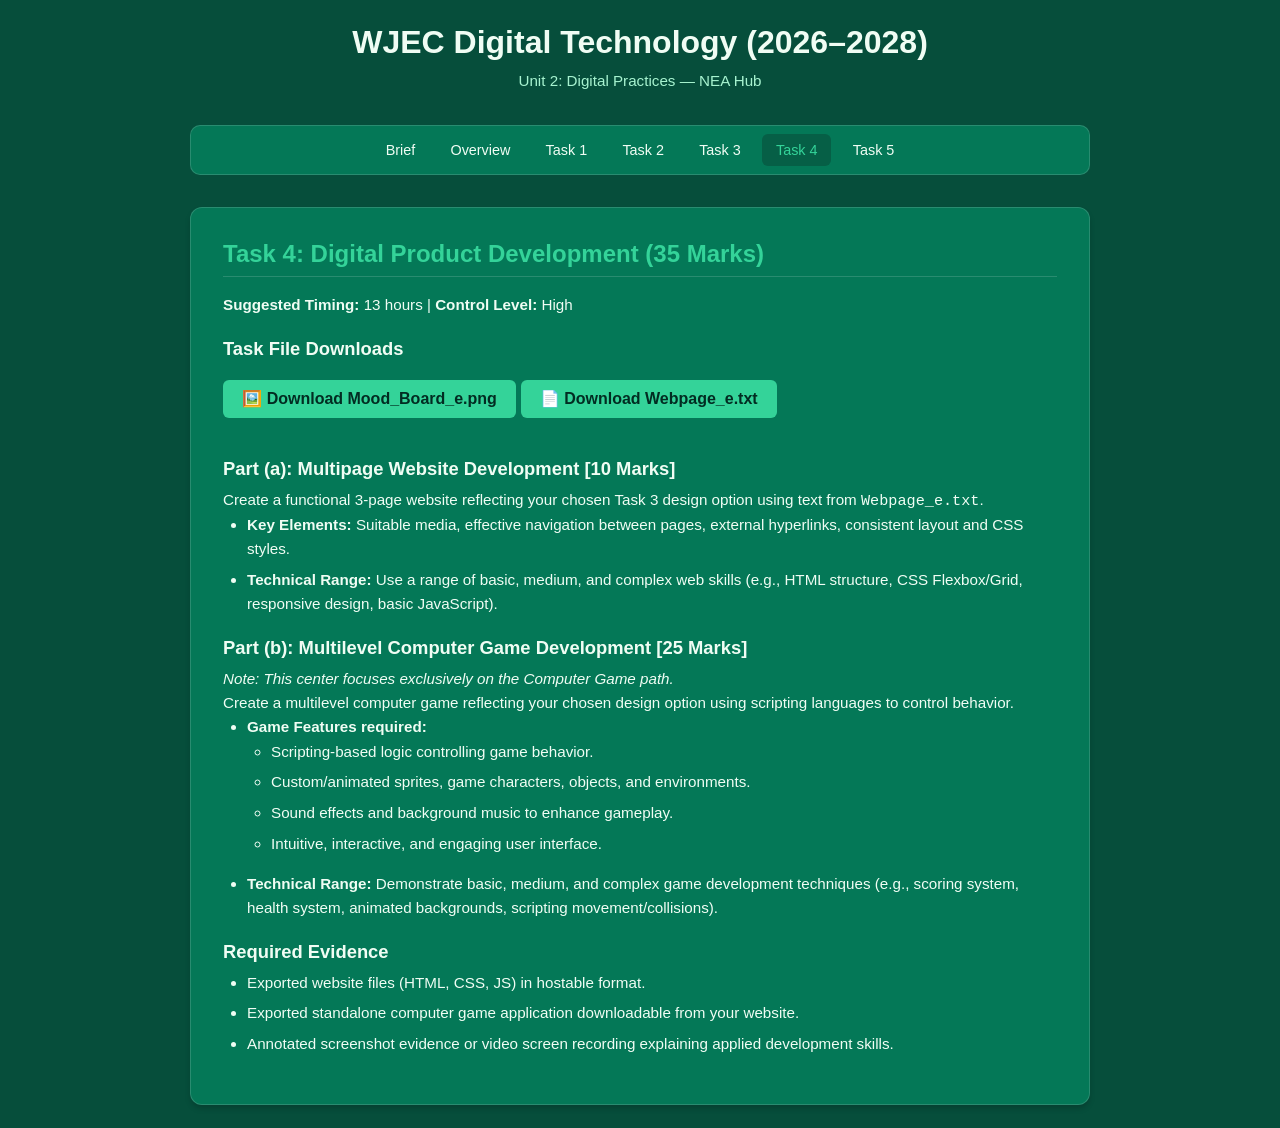
<file: 2628/U2 - NEA/task4.html>
<!DOCTYPE html>
<html lang="en">
<head>
    <meta charset="UTF-8">
    <meta name="viewport" content="width=device-width, initial-scale=1.0">
    <title>Task 4 | Unit 2 NEA 2026-2028</title>
    <link rel="stylesheet" href="styles.css">
</head>
<body>

    <header>
        <h1>WJEC Digital Technology (2026–2028)</h1>
        <p class="subtitle">Unit 2: Digital Practices — NEA Hub</p>
    </header>

    <nav>
        <a href="index.html">Brief</a>
        <a href="overview.html">Overview</a>
        <a href="task1.html">Task 1</a>
        <a href="task2.html">Task 2</a>
        <a href="task3.html">Task 3</a>
        <a href="task4.html" class="active">Task 4</a>
        <a href="task5.html">Task 5</a>
    </nav>

    <main>
        <h2>Task 4: Digital Product Development (35 Marks)</h2>
        <p><strong>Suggested Timing:</strong> 13 hours | <strong>Control Level:</strong> High</p>

        <h3>Task File Downloads</h3>
        <a href="resources/Mood_Board_e.png" class="download-btn" download>🖼️ Download Mood_Board_e.png</a>
        <a href="resources/Webpage_e.txt" class="download-btn" download>📄 Download Webpage_e.txt</a>

        <h3>Part (a): Multipage Website Development [10 Marks]</h3>
        <p>Create a functional 3-page website reflecting your chosen Task 3 design option using text from <code>Webpage_e.txt</code>.</p>
        <ul>
            <li><strong>Key Elements:</strong> Suitable media, effective navigation between pages, external hyperlinks, consistent layout and CSS styles.</li>
            <li><strong>Technical Range:</strong> Use a range of basic, medium, and complex web skills (e.g., HTML structure, CSS Flexbox/Grid, responsive design, basic JavaScript).</li>
        </ul>

        <h3>Part (b): Multilevel Computer Game Development [25 Marks]</h3>
        <p><em>Note: This center focuses exclusively on the Computer Game path.</em></p>
        <p>Create a multilevel computer game reflecting your chosen design option using scripting languages to control behavior.</p>
        <ul>
            <li><strong>Game Features required:</strong>
                <ul>
                    <li>Scripting-based logic controlling game behavior.</li>
                    <li>Custom/animated sprites, game characters, objects, and environments.</li>
                    <li>Sound effects and background music to enhance gameplay.</li>
                    <li>Intuitive, interactive, and engaging user interface.</li>
                </ul>
            </li>
            <li><strong>Technical Range:</strong> Demonstrate basic, medium, and complex game development techniques (e.g., scoring system, health system, animated backgrounds, scripting movement/collisions).</li>
        </ul>

        <h3>Required Evidence</h3>
        <ul>
            <li>Exported website files (HTML, CSS, JS) in hostable format.</li>
            <li>Exported standalone computer game application downloadable from your website.</li>
            <li>Annotated screenshot evidence or video screen recording explaining applied development skills.</li>
        </ul>
    </main>

</body>
</html>
</file>
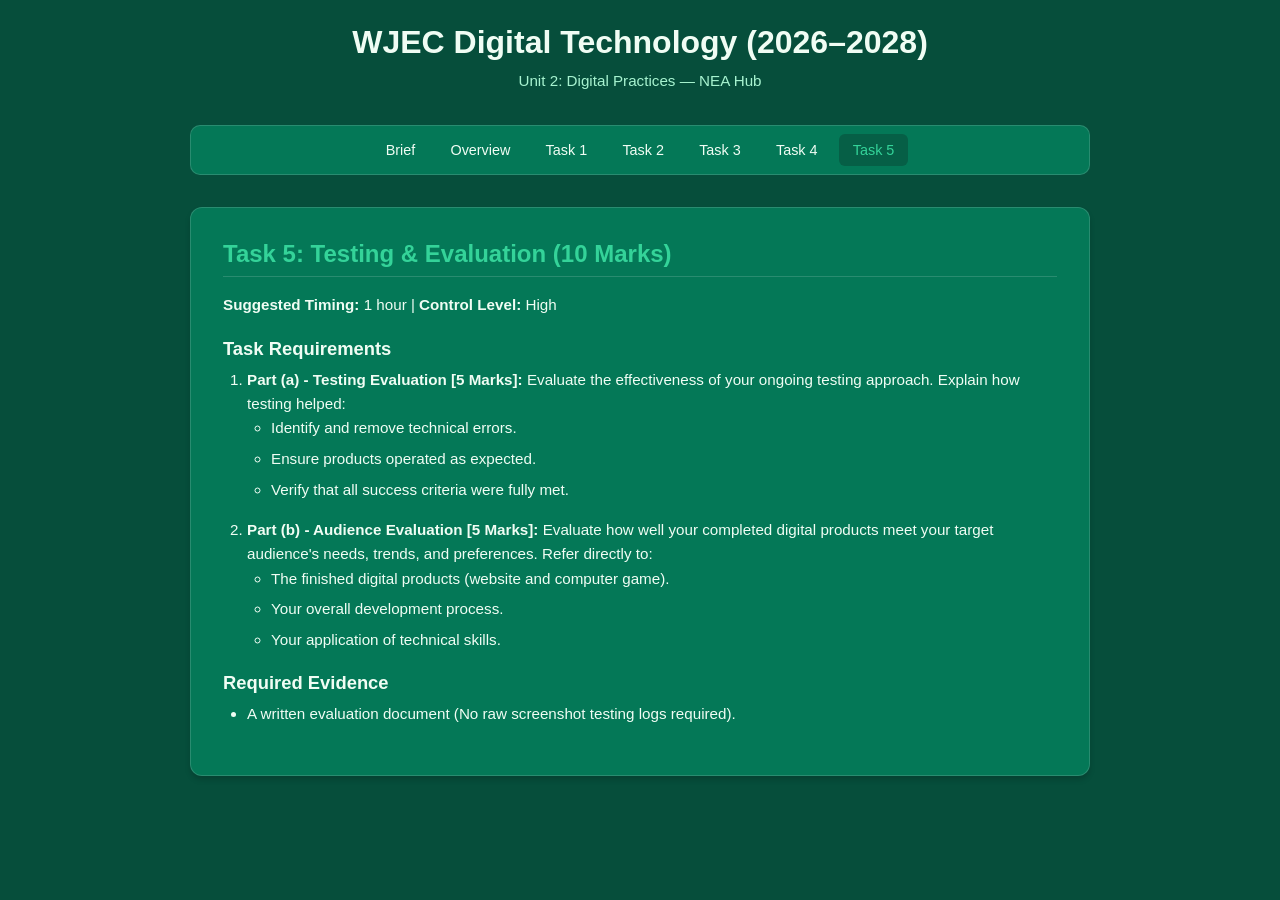
<file: 2628/U2 - NEA/task5.html>
<!DOCTYPE html>
<html lang="en">
<head>
    <meta charset="UTF-8">
    <meta name="viewport" content="width=device-width, initial-scale=1.0">
    <title>Task 5 | Unit 2 NEA 2026-2028</title>
    <link rel="stylesheet" href="styles.css">
</head>
<body>

    <header>
        <h1>WJEC Digital Technology (2026–2028)</h1>
        <p class="subtitle">Unit 2: Digital Practices — NEA Hub</p>
    </header>

    <nav>
        <a href="index.html">Brief</a>
        <a href="overview.html">Overview</a>
        <a href="task1.html">Task 1</a>
        <a href="task2.html">Task 2</a>
        <a href="task3.html">Task 3</a>
        <a href="task4.html">Task 4</a>
        <a href="task5.html" class="active">Task 5</a>
    </nav>

    <main>
        <h2>Task 5: Testing & Evaluation (10 Marks)</h2>
        <p><strong>Suggested Timing:</strong> 1 hour | <strong>Control Level:</strong> High</p>

        <h3>Task Requirements</h3>
        <ol>
            <li><strong>Part (a) - Testing Evaluation [5 Marks]:</strong> Evaluate the effectiveness of your ongoing testing approach. Explain how testing helped:
                <ul>
                    <li>Identify and remove technical errors.</li>
                    <li>Ensure products operated as expected.</li>
                    <li>Verify that all success criteria were fully met.</li>
                </ul>
            </li>
            <li><strong>Part (b) - Audience Evaluation [5 Marks]:</strong> Evaluate how well your completed digital products meet your target audience's needs, trends, and preferences. Refer directly to:
                <ul>
                    <li>The finished digital products (website and computer game).</li>
                    <li>Your overall development process.</li>
                    <li>Your application of technical skills.</li>
                </ul>
            </li>
        </ol>

        <h3>Required Evidence</h3>
        <ul>
            <li>A written evaluation document (No raw screenshot testing logs required).</li>
        </ul>
    </main>

</body>
</html>
</file>
<file: 2628/U2 - NEA/styles.css>
:root {
    --bg-color: #064e3b;
    --card-bg: #047857;
    --card-hover: #065f46;
    --accent-color: #34d399;
    --text-main: #f0fdf4;
    --text-sub: #a7f3d0;
    --border-color: rgba(255, 255, 255, 0.15);
}

* {
    box-sizing: border-box;
    margin: 0;
    padding: 0;
}

body {
    font-family: -apple-system, BlinkMacSystemFont, "Segoe UI", Roboto, Helvetica, Arial, sans-serif;
    background-color: var(--bg-color);
    color: var(--text-main);
    min-height: 100vh;
    display: flex;
    flex-direction: column;
    align-items: center;
    padding: 1.5rem 1rem;
}

header {
    width: 100%;
    max-width: 900px;
    margin-bottom: 2rem;
    text-align: center;
}

h1 {
    font-size: 2rem;
    font-weight: 700;
    margin-bottom: 0.5rem;
    color: var(--text-main);
}

.subtitle {
    font-size: 0.95rem;
    color: var(--text-sub);
}

/* Navigation Bar */
nav {
    width: 100%;
    max-width: 900px;
    background-color: var(--card-bg);
    border: 1px solid var(--border-color);
    border-radius: 10px;
    padding: 0.5rem;
    margin-bottom: 2rem;
    display: flex;
    flex-wrap: wrap;
    justify-content: center;
    gap: 0.5rem;
}

nav a {
    color: var(--text-main);
    text-decoration: none;
    padding: 0.5rem 0.85rem;
    border-radius: 6px;
    font-size: 0.9rem;
    font-weight: 500;
    transition: all 0.2s;
}

nav a:hover, nav a.active {
    background-color: var(--card-hover);
    color: var(--accent-color);
}

/* Content Container */
main {
    width: 100%;
    max-width: 900px;
    background-color: var(--card-bg);
    border: 1px solid var(--border-color);
    border-radius: 12px;
    padding: 2rem;
    box-shadow: 0 4px 6px -1px rgba(0, 0, 0, 0.2);
}

h2 {
    color: var(--accent-color);
    margin-bottom: 1rem;
    font-size: 1.5rem;
    border-bottom: 1px solid var(--border-color);
    padding-bottom: 0.5rem;
}

h3 {
    color: var(--text-main);
    margin: 1.25rem 0 0.5rem 0;
    font-size: 1.15rem;
}

p, li {
    font-size: 0.95rem;
    line-height: 1.6;
    color: var(--text-main);
}

ul, ol {
    margin-left: 1.5rem;
    margin-bottom: 1rem;
}

li {
    margin-bottom: 0.4rem;
}

/* Buttons and Links */
.download-btn {
    display: inline-block;
    background-color: var(--accent-color);
    color: #022c22;
    font-weight: 600;
    padding: 0.6rem 1.2rem;
    border-radius: 6px;
    text-decoration: none;
    margin: 0.75rem 0 1.25rem 0;
    transition: transform 0.15s ease, opacity 0.15s ease;
}

.download-btn:hover {
    opacity: 0.9;
    transform: translateY(-2px);
}

.notice-box {
    background-color: var(--card-hover);
    border-left: 4px solid var(--accent-color);
    padding: 1rem;
    border-radius: 4px;
    margin: 1rem 0;
}

@media (max-width: 640px) {
    nav {
        flex-direction: column;
    }
    nav a {
        text-align: center;
    }
}
</file>
